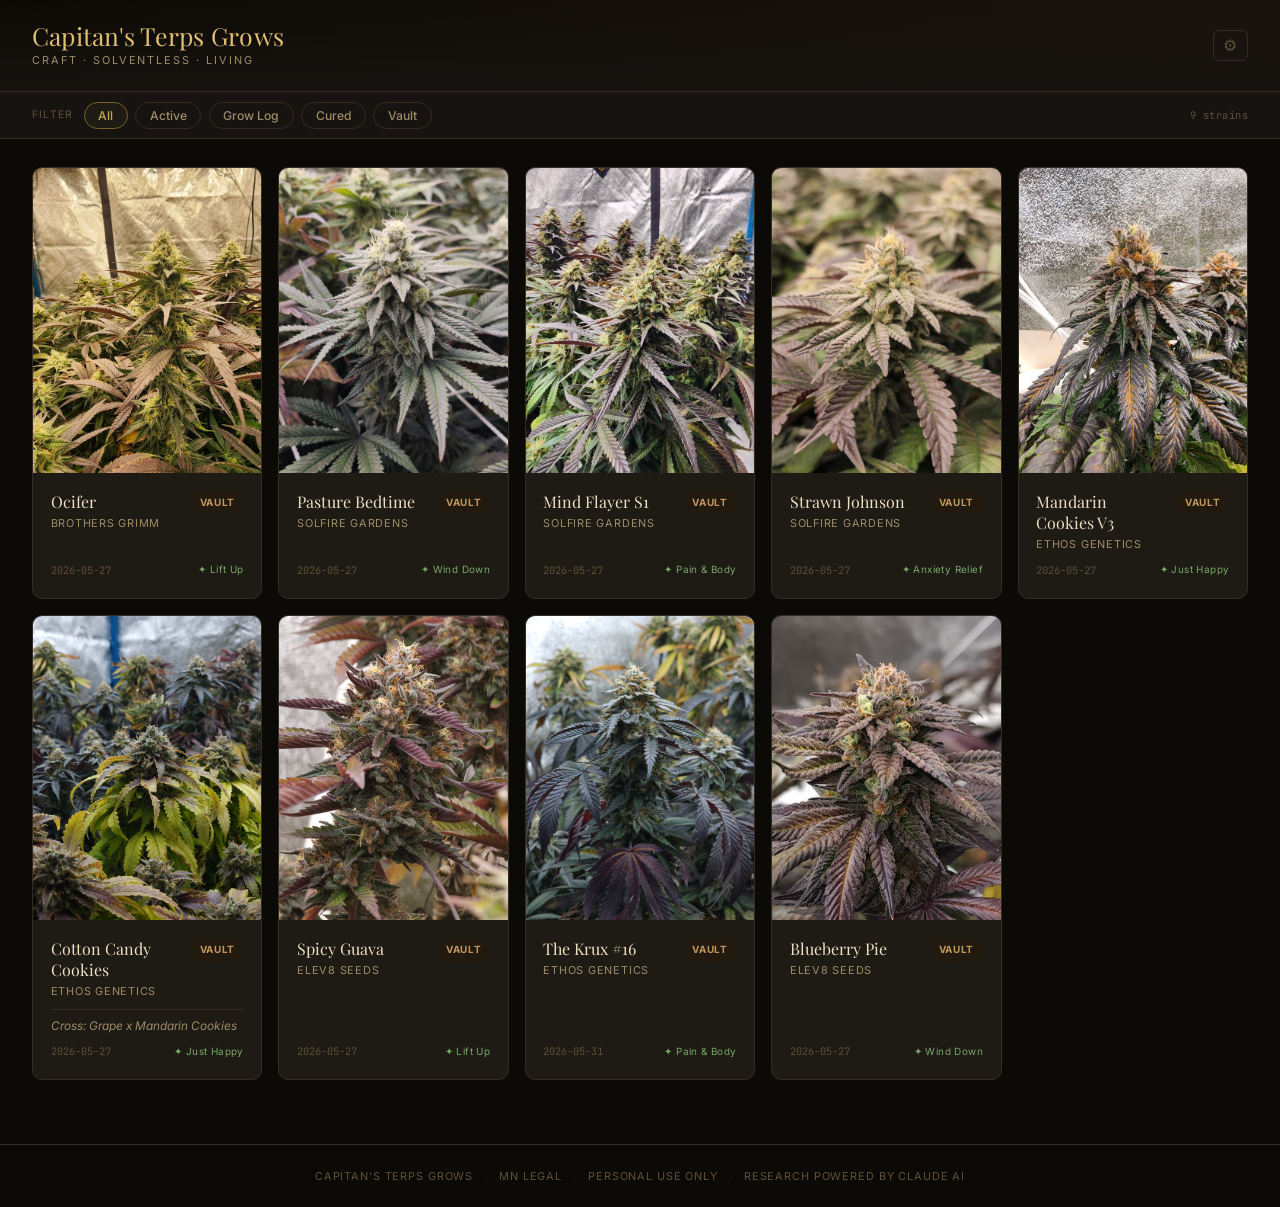
<file: index.html>
<!DOCTYPE html>
<html lang="en">
<head>
  <meta charset="UTF-8">
  <meta name="viewport" content="width=device-width, initial-scale=1.0">
  <title>Capitan's Terps Grows</title>
  <link rel="preconnect" href="https://fonts.googleapis.com">
  <link href="https://fonts.googleapis.com/css2?family=Playfair+Display:ital,wght@0,400;0,600;0,700;1,400&family=Inter:wght@300;400;500;600&family=JetBrains+Mono:wght@400;500&display=swap" rel="stylesheet">
  <style>
    *, *::before, *::after { box-sizing: border-box; margin: 0; padding: 0; }
    :root {
      --bg:#0c0a07; --surface:#161310; --card:#1e1a14; --card-hover:#27221a;
      --border:#332c22; --border-hi:#4a4030;
      --text:#ecdfc4; --muted:#9e8c68; --faint:#5e5038;
      --gold:#c8a44c; --gold-hi:#e0be70; --gold-dim:#7a6228;
      --green:#5c8050; --green-hi:#78a868;
      --cured-bg:#1a2c08;   --cured-fg:#a8cc48;
      --growlog-bg:#2c1e06; --growlog-fg:#e0a030;
      --active-bg:#082c18;  --active-fg:#38c868;
      --vault-bg:#221a0e;   --vault-fg:#c09660;
    }
    html { scroll-behavior: smooth; }
    body { background:var(--bg); color:var(--text); font-family:'Inter',sans-serif; font-size:15px; line-height:1.6; min-height:100vh; }

    header { background:linear-gradient(180deg,#09070400 0%,var(--surface) 100%),linear-gradient(135deg,#0c0905 0%,#1a1410 100%); border-bottom:1px solid var(--border); padding:1.4rem 2rem; display:flex; align-items:center; justify-content:space-between; position:sticky; top:0; z-index:100; }
    .brand { display:flex; flex-direction:column; gap:2px; }
    .brand-name { font-family:'Playfair Display',serif; font-size:1.55rem; color:var(--gold-hi); letter-spacing:.01em; line-height:1.1; }
    .brand-tagline { font-size:.68rem; color:var(--muted); letter-spacing:.18em; text-transform:uppercase; }
    .header-actions { display:flex; gap:.65rem; align-items:center; }

    .btn { padding:.45rem 1rem; border-radius:6px; border:none; cursor:pointer; font-family:'Inter',sans-serif; font-size:.82rem; font-weight:500; transition:all .15s ease; line-height:1.4; }
    .btn-outline { background:transparent; border:1px solid var(--border-hi); color:var(--muted); }
    .btn-outline:hover { border-color:var(--gold-dim); color:var(--gold); }
    .btn-danger { background:#2c1010; border:1px solid #5a2828; color:#d06060; }
    .btn-danger:hover { background:#3c1818; }
    .btn-icon { background:transparent; border:1px solid var(--border); color:var(--faint); border-radius:6px; padding:.4rem .6rem; cursor:pointer; font-size:1rem; line-height:1; transition:all .15s; }
    .btn-icon:hover { border-color:var(--gold-dim); color:var(--gold); }
    .btn-generate { padding:.7rem 1.6rem; background:linear-gradient(135deg,var(--gold-dim),var(--gold)); color:#0c0a07; border:none; border-radius:8px; font-size:.88rem; font-weight:600; cursor:pointer; font-family:'Inter',sans-serif; transition:all .2s ease; display:inline-flex; align-items:center; gap:.5rem; }
    .btn-generate:hover { transform:translateY(-1px); box-shadow:0 6px 20px rgba(200,164,76,.3); }
    .btn-generate:disabled { opacity:.55; cursor:not-allowed; transform:none; box-shadow:none; }

    .filter-bar { background:var(--surface); border-bottom:1px solid var(--border); padding:.6rem 2rem; display:flex; gap:.45rem; align-items:center; overflow-x:auto; }
    .filter-label { font-size:.65rem; text-transform:uppercase; letter-spacing:.12em; color:var(--faint); margin-right:.2rem; white-space:nowrap; flex-shrink:0; }
    .filter-btn { padding:.3rem .85rem; border-radius:20px; border:1px solid var(--border); background:transparent; color:var(--muted); cursor:pointer; font-size:.76rem; font-weight:500; font-family:'Inter',sans-serif; transition:all .15s ease; white-space:nowrap; flex-shrink:0; }
    .filter-btn:hover { border-color:var(--border-hi); color:var(--text); }
    .filter-btn.active { background:var(--card); border-color:var(--gold-dim); color:var(--gold); }
    .filter-btn[data-filter="Active"].active    { background:var(--active-bg);  border-color:var(--active-fg);  color:var(--active-fg); }
    .filter-btn[data-filter="Grow Log"].active  { background:var(--growlog-bg); border-color:var(--growlog-fg); color:var(--growlog-fg); }
    .filter-btn[data-filter="Cured"].active     { background:var(--cured-bg);   border-color:var(--cured-fg);   color:var(--cured-fg); }
    .filter-btn[data-filter="Vault"].active     { background:var(--vault-bg);   border-color:var(--vault-fg);   color:var(--vault-fg); }
    .strain-count-badge { margin-left:auto; flex-shrink:0; font-size:.65rem; color:var(--faint); font-family:'JetBrains Mono',monospace; letter-spacing:.04em; }

    main { padding:1.75rem 2rem 3rem; max-width:1400px; margin:0 auto; }
    .strain-grid { display:grid; grid-template-columns:repeat(auto-fill,minmax(210px,1fr)); gap:1rem; }

    .strain-card { background:var(--card); border:1px solid var(--border); border-radius:10px; cursor:pointer; transition:all .18s ease; display:flex; flex-direction:column; overflow:hidden; }
    .strain-card:hover { background:var(--card-hover); border-color:var(--border-hi); transform:translateY(-2px); box-shadow:0 8px 28px rgba(0,0,0,.5); }
    .card-img { width:100%; aspect-ratio:3/4; object-fit:cover; display:none; }
    .card-body { padding:1.2rem 1.1rem; display:flex; flex-direction:column; gap:.55rem; flex:1; }
    .card-top { display:flex; justify-content:space-between; align-items:flex-start; gap:.5rem; }
    .card-name { font-family:'Playfair Display',serif; font-size:1rem; color:var(--text); line-height:1.3; }
    .card-breeder { font-size:.68rem; color:var(--muted); text-transform:uppercase; letter-spacing:.07em; margin-top:2px; }
    .status-tag { display:inline-flex; align-items:center; padding:.18rem .55rem; border-radius:10px; font-size:.62rem; font-weight:700; letter-spacing:.07em; text-transform:uppercase; white-space:nowrap; flex-shrink:0; }
    .status-tag.Cured    { background:var(--cured-bg);   color:var(--cured-fg); }
    .status-tag.Grow-Log { background:var(--growlog-bg); color:var(--growlog-fg); }
    .status-tag.Active   { background:var(--active-bg);  color:var(--active-fg); }
    .status-tag.Vault    { background:var(--vault-bg);   color:var(--vault-fg); }
    .card-notes { font-size:.74rem; color:var(--muted); font-style:italic; line-height:1.4; display:-webkit-box; -webkit-line-clamp:2; -webkit-box-orient:vertical; overflow:hidden; border-top:1px solid var(--border); padding-top:.5rem; }
    .card-footer { display:flex; justify-content:space-between; align-items:center; margin-top:auto; }
    .card-date { font-size:.65rem; color:var(--faint); font-family:'JetBrains Mono',monospace; }
    .card-researched { font-size:.62rem; color:var(--green-hi); display:flex; align-items:center; gap:3px; letter-spacing:.04em; }

    .modal-hero-img { width:100%; max-height:260px; object-fit:cover; display:none; }

    .modal-overlay { position:fixed; inset:0; background:rgba(0,0,0,.78); backdrop-filter:blur(5px); z-index:200; display:flex; align-items:center; justify-content:center; padding:1rem; }
    .modal-overlay.hidden { display:none; }
    .modal-box { background:var(--surface); border:1px solid var(--border-hi); border-radius:14px; width:100%; max-width:780px; max-height:90vh; display:flex; flex-direction:column; overflow:hidden; box-shadow:0 32px 80px rgba(0,0,0,.65); }
    .modal-header { padding:1.4rem 1.6rem 1.1rem; border-bottom:1px solid var(--border); flex-shrink:0; display:flex; flex-direction:column; gap:.6rem; }
    .modal-header-row { display:flex; justify-content:space-between; align-items:flex-start; gap:1rem; }
    .modal-name { font-family:'Playfair Display',serif; font-size:1.5rem; color:var(--text); line-height:1.2; }
    .modal-breeder { font-size:.75rem; color:var(--muted); text-transform:uppercase; letter-spacing:.1em; margin-top:3px; }
    .modal-close { background:transparent; border:none; color:var(--faint); cursor:pointer; font-size:1.2rem; padding:.2rem; line-height:1; flex-shrink:0; transition:color .15s; }
    .modal-close:hover { color:var(--text); }
    .modal-controls { display:flex; align-items:center; gap:.75rem; flex-wrap:wrap; }
    .status-update-group { display:flex; align-items:center; gap:.45rem; }
    select { background:var(--card); color:var(--text); border:1px solid var(--border-hi); border-radius:6px; padding:.3rem .7rem; font-size:.78rem; font-family:'Inter',sans-serif; cursor:pointer; }
    select:focus { outline:1px solid var(--gold-dim); }

    .research-tabs { display:flex; border-bottom:1px solid var(--border); overflow-x:auto; flex-shrink:0; background:var(--surface); padding:0 1rem; scrollbar-width:none; }
    .research-tabs::-webkit-scrollbar { display:none; }
    .tab-btn { padding:.7rem .9rem; font-size:.76rem; font-weight:500; color:var(--muted); cursor:pointer; border:none; background:transparent; border-bottom:2px solid transparent; white-space:nowrap; transition:all .15s; font-family:'Inter',sans-serif; letter-spacing:.02em; flex-shrink:0; }
    .tab-btn:hover { color:var(--text); }
    .tab-btn.active { color:var(--gold); border-bottom-color:var(--gold); }

    .modal-body { overflow-y:auto; flex:1; min-height:0; }
    .research-panel { padding:1.5rem 1.6rem; display:none; }
    .research-panel.active { display:block; }
    .section-title { font-family:'Playfair Display',serif; font-size:1.05rem; color:var(--gold-hi); margin-bottom:.75rem; display:flex; align-items:center; gap:.45rem; }
    .research-text { color:var(--text); line-height:1.8; font-size:.88rem; }
    .research-meta { margin-top:1.2rem; padding-top:.75rem; border-top:1px solid var(--border); font-size:.66rem; color:var(--faint); font-family:'JetBrains Mono',monospace; }
    .research-block { margin-bottom:1.25rem; }
    .research-block:last-child { margin-bottom:0; }
    .research-block-label { font-size:.65rem; text-transform:uppercase; letter-spacing:.1em; color:var(--muted); margin-bottom:.3rem; font-weight:500; }

    .pill-list { display:flex; flex-wrap:wrap; gap:.35rem; }
    .pill { padding:.2rem .6rem; border-radius:10px; font-size:.72rem; font-weight:500; }
    .pill-green { background:var(--active-bg); color:var(--active-fg); }
    .pill-red   { background:#2c1010; color:#d06060; }

    .mood-grid { display:flex; flex-direction:column; gap:.7rem; }
    .mood-row { display:flex; align-items:center; gap:.75rem; }
    .mood-label { font-size:.75rem; color:var(--muted); width:110px; flex-shrink:0; white-space:nowrap; }
    .mood-bar-wrap { flex:1; background:var(--border); border-radius:4px; height:7px; overflow:hidden; }
    .mood-bar-fill { height:100%; border-radius:4px; background:linear-gradient(90deg,var(--gold-dim),var(--gold)); transition:width .4s ease; }
    .mood-score { font-size:.72rem; color:var(--faint); width:22px; text-align:right; font-family:'JetBrains Mono',monospace; flex-shrink:0; }

    .generate-panel { padding:3rem 1.6rem; text-align:center; display:flex; flex-direction:column; align-items:center; gap:1.1rem; }
    .generate-glyph { font-size:2.4rem; opacity:.45; }
    .generate-title { font-family:'Playfair Display',serif; font-size:1.15rem; color:var(--muted); }
    .generate-desc { font-size:.82rem; color:var(--faint); max-width:380px; line-height:1.6; }
    .loading-panel { padding:3.5rem 1.6rem; text-align:center; display:flex; flex-direction:column; align-items:center; gap:1.1rem; }
    .spinner { width:38px; height:38px; border:3px solid var(--border); border-top-color:var(--gold); border-radius:50%; animation:spin .85s linear infinite; }
    @keyframes spin { to { transform:rotate(360deg); } }
    .loading-text { color:var(--muted); font-size:.88rem; }
    .loading-sub  { color:var(--faint); font-size:.76rem; }

    .notes-textarea { width:100%; background:var(--card); border:1px solid var(--border); border-radius:8px; color:var(--text); font-size:.86rem; font-family:'Inter',sans-serif; padding:.75rem .9rem; resize:vertical; min-height:120px; line-height:1.65; }
    .notes-textarea:focus { outline:1px solid var(--gold-dim); border-color:var(--gold-dim); }
    .notes-textarea::placeholder { color:var(--faint); }
    .notes-actions { display:flex; justify-content:flex-end; gap:.5rem; margin-top:.7rem; }

    .settings-modal-box { max-width:460px; }
    .modal-form-body { padding:1.4rem 1.6rem; display:flex; flex-direction:column; gap:1rem; }
    .form-group { display:flex; flex-direction:column; gap:.3rem; }
    .form-label { font-size:.7rem; color:var(--muted); text-transform:uppercase; letter-spacing:.09em; font-weight:500; }
    .form-input { background:var(--card); border:1px solid var(--border); border-radius:6px; color:var(--text); font-size:.88rem; font-family:'Inter',sans-serif; padding:.55rem .85rem; }
    .form-input:focus { outline:1px solid var(--gold-dim); border-color:var(--gold-dim); }
    .form-input::placeholder { color:var(--faint); }
    .modal-form-footer { padding:.9rem 1.6rem; border-top:1px solid var(--border); display:flex; justify-content:space-between; align-items:center; gap:.6rem; }
    .key-hint { font-size:.74rem; color:var(--faint); line-height:1.5; }

    .empty-state { grid-column:1/-1; text-align:center; padding:4rem 2rem; }
    .empty-glyph { font-size:2.2rem; opacity:.35; margin-bottom:.75rem; }
    .empty-text  { font-size:.85rem; color:var(--faint); }
    footer { border-top:1px solid var(--border); padding:1.4rem 2rem; text-align:center; margin-top:1rem; }
    .footer-text { font-size:.68rem; color:var(--faint); letter-spacing:.08em; text-transform:uppercase; }
    .sep { display:inline-block; margin:0 .45rem; opacity:.4; }
    .toast { position:fixed; bottom:1.5rem; right:1.5rem; background:var(--card-hover); border:1px solid var(--border-hi); color:var(--text); padding:.65rem 1.1rem; border-radius:8px; font-size:.82rem; z-index:999; box-shadow:0 8px 24px rgba(0,0,0,.4); transition:opacity .3s ease; }
    .toast.hidden { opacity:0; pointer-events:none; }

    @media (max-width:640px) {
      header { padding:1rem; } .brand-name { font-size:1.25rem; }
      main { padding:1rem 1rem 2.5rem; } .filter-bar { padding:.6rem 1rem; }
      .strain-grid { grid-template-columns:repeat(auto-fill,minmax(160px,1fr)); gap:.75rem; }
      .modal-box { max-height:95vh; } .modal-name { font-size:1.25rem; }
      .mood-label { width:90px; font-size:.68rem; }
    }
  </style>
</head>
<body>

<header>
  <div class="brand">
    <div class="brand-name">Capitan's Terps Grows</div>
    <div class="brand-tagline">Craft &middot; Solventless &middot; Living</div>
  </div>
  <div class="header-actions">
    <button class="btn-icon" id="key-indicator" onclick="openSettings()" title="API Key Settings">&#9881;</button>
  </div>
</header>

<div class="filter-bar">
  <span class="filter-label">Filter</span>
  <button class="filter-btn active" data-filter="all"      onclick="setFilter('all',this)">All</button>
  <button class="filter-btn"        data-filter="Active"   onclick="setFilter('Active',this)">Active</button>
  <button class="filter-btn"        data-filter="Grow Log" onclick="setFilter('Grow Log',this)">Grow Log</button>
  <button class="filter-btn"        data-filter="Cured"    onclick="setFilter('Cured',this)">Cured</button>
  <button class="filter-btn"        data-filter="Vault"    onclick="setFilter('Vault',this)">Vault</button>
  <span class="strain-count-badge" id="strain-count"></span>
</div>

<main>
  <div class="strain-grid" id="strain-grid">
    <div class="empty-state"><div class="empty-glyph">&#127807;</div><div class="empty-text">Loading&hellip;</div></div>
  </div>
</main>

<!-- Detail modal -->
<div class="modal-overlay hidden" id="detail-modal">
  <div class="modal-box">
    <div class="modal-header">
      <div class="modal-header-row">
        <div><div class="modal-name" id="modal-name"></div><div class="modal-breeder" id="modal-breeder"></div></div>
        <button class="modal-close" onclick="closeDetailModal()">&#x2715;</button>
      </div>
      <div class="modal-controls">
        <span id="modal-status-tag" class="status-tag"></span>
        <div class="status-update-group">
          <select id="modal-status-select">
            <option value="Active">Active</option>
            <option value="Grow Log">Grow Log</option>
            <option value="Cured">Cured</option>
            <option value="Vault">Vault</option>
          </select>
          <button class="btn btn-outline" onclick="updateStatus()">Update</button>
        </div>
        <button class="btn btn-danger" onclick="confirmDelete()">Delete</button>
      </div>
    </div>
    <img id="modal-strain-img" class="modal-hero-img" alt="">
    <div class="research-tabs hidden" id="research-tabs">
      <button class="tab-btn active" data-tab="genetics" onclick="switchTab('genetics',this)">&#x1F9EC; Genetics</button>
      <button class="tab-btn" data-tab="terpenes"        onclick="switchTab('terpenes',this)">&#x1F33F; Terpenes</button>
      <button class="tab-btn" data-tab="effects"         onclick="switchTab('effects',this)">&#x2728; Effects</button>
      <button class="tab-btn" data-tab="moods"           onclick="switchTab('moods',this)">&#x1F4CA; Moods</button>
      <button class="tab-btn" data-tab="grow"            onclick="switchTab('grow',this)">&#x1FAB4; Grow Notes</button>
      <button class="tab-btn" data-tab="rosin"           onclick="switchTab('rosin',this)">&#x1F36F; Rosin</button>
      <button class="tab-btn" data-tab="notes"           onclick="switchTab('notes',this)">&#x1F4DD; My Notes</button>
    </div>
    <div class="modal-body" id="modal-body"></div>
  </div>
</div>

<!-- Settings modal -->
<div class="modal-overlay hidden" id="settings-modal">
  <div class="modal-box settings-modal-box">
    <div class="modal-header">
      <div class="modal-header-row">
        <div class="modal-name" style="font-size:1.3rem">&#9881; API Key</div>
        <button class="modal-close" onclick="closeSettings()">&#x2715;</button>
      </div>
    </div>
    <div class="modal-form-body">
      <div class="form-group">
        <label class="form-label">Anthropic API Key</label>
        <input class="form-input" type="password" id="api-key-input" placeholder="sk-ant-..." autocomplete="off">
        <div class="key-hint" style="margin-top:.4rem">Stored in your browser only &mdash; never committed to the repo. Get yours at console.anthropic.com.</div>
      </div>
    </div>
    <div class="modal-form-footer">
      <button class="btn btn-danger" onclick="clearApiKey()">Clear</button>
      <div style="display:flex;gap:.5rem">
        <button class="btn btn-outline" onclick="closeSettings()">Cancel</button>
        <button class="btn btn-outline" onclick="saveApiKey()" style="border-color:var(--gold-dim);color:var(--gold)">Save</button>
      </div>
    </div>
  </div>
</div>

<div class="toast hidden" id="toast"></div>

<footer>
  <div class="footer-text">
    Capitan's Terps Grows <span class="sep">&middot;</span> MN Legal <span class="sep">&middot;</span> Personal Use Only <span class="sep">&middot;</span> Research powered by Claude AI
  </div>
</footer>

<script>
'use strict';

const LS_STRAINS  = 'ctg_strains';
const LS_RESEARCH = 'ctg_research';
const LS_APIKEY   = 'ctg_apikey';

const DEFAULT_STRAINS = [
  { id:'ocifer',               name:'Ocifer',               breeder:'Brothers Grimm',  status:'Vault',    notes:'',                               added:'2026-05-27' },
  { id:'pasture-bedtime',      name:'Pasture Bedtime',      breeder:'Solfire Gardens', status:'Vault',    notes:'',                               added:'2026-05-27' },
  { id:'mind-flayer-s1',       name:'Mind Flayer S1',       breeder:'Solfire Gardens', status:'Vault',    notes:'',                               added:'2026-05-27' },
  { id:'strawn-johnson',       name:'Strawn Johnson',       breeder:'Solfire Gardens', status:'Vault',    notes:'',                               added:'2026-05-27' },
  { id:'mandarin-cookies-v3',  name:'Mandarin Cookies V3',  breeder:'Ethos Genetics',  status:'Vault',    notes:'',                               added:'2026-05-27' },
  { id:'cotton-candy-cookies', name:'Cotton Candy Cookies', breeder:'Ethos Genetics',  status:'Vault',    notes:'Cross: Grape x Mandarin Cookies', added:'2026-05-27' },
  { id:'spicy-guava',          name:'Spicy Guava',          breeder:'Elev8 Seeds',     status:'Vault',    notes:'',                               added:'2026-05-27' },
  { id:'the-krux-16',          name:'The Krux #16',         breeder:'Ethos Genetics',  status:'Vault',    notes:'',                               added:'2026-05-31' },
  { id:'blueberry-pie',        name:'Blueberry Pie',        breeder:'Elev8 Seeds',     status:'Vault',    notes:'',                               added:'2026-05-27' },
];

const MOODS = [
  { key:'wind_down',     label:'Wind Down'     },
  { key:'anxiety_relief',label:'Anxiety Relief'},
  { key:'lift_up',       label:'Lift Up'       },
  { key:'get_creative',  label:'Get Creative'  },
  { key:'get_social',    label:'Get Social'    },
  { key:'pain_body',     label:'Pain & Body'   },
  { key:'just_happy',    label:'Just Happy'    },
  { key:'aphrodisiac',   label:'Aphrodisiac'   },
];

let allStrains    = [];
let researchCache = {};
let currentFilter = 'all';
let currentId     = null;

function loadStrains()  { try { return JSON.parse(localStorage.getItem(LS_STRAINS))  || null; } catch { return null; } }
function saveStrains()  { localStorage.setItem(LS_STRAINS,  JSON.stringify(allStrains)); }
function loadResearch() { try { return JSON.parse(localStorage.getItem(LS_RESEARCH)) || {}; }  catch { return {}; } }
function saveResearch() { localStorage.setItem(LS_RESEARCH, JSON.stringify(researchCache)); }
function getApiKey()    { return localStorage.getItem(LS_APIKEY) || ''; }

const DEFAULT_RESEARCH = {
  "ocifer": {
    "lineage": "Ocifer is a Brothers Grimm Seeds (MrSoul) creation rooted in their iconic Cinderella 99 foundation, likely crossed with complementary sativa-leaning genetics to enhance vigor and terpene expression. Brothers Grimm, the legendary 1990s Amsterdam-era breeding house, is celebrated for producing clear-headed, cerebral cultivars with old-school energy and modern potency.",
    "misc": "THC typically runs 22–26%, producing tight, resinous calyxes with light sage-green coloration and amber pistils. Best suited for daytime and early evening use. Brothers Grimm releases command a devoted following among connoisseurs seeking sativa energy with contemporary potency.",
    "terpene_profile": "Terpinolene dominates with a fresh, floral-herbaceous character, complemented by myrcene providing an earthy base and pinene adding bright forest-pine notes. Together they produce a lively aromatic profile that intensifies through late flower and early cure.",
    "aroma": "Sharp pine and fresh citrus on the nose with a soft floral sweetness — reminiscent of a mountain meadow after rain.",
    "effects": "Onset is rapid and cerebral, arriving within minutes as a clear-headed, energizing rush of focus and creative thought. Leans decidedly sativa — uplifting and sociable with minimal body sedation. Duration runs 2–3 hours before tapering gently.",
    "therapeutic": "Depression, fatigue, ADHD, creative blocks, social anxiety",
    "negative": "Dry mouth, dry eyes, occasional paranoia at high doses",
    "grow_notes": "Ocifer stretches considerably in early flower — expect 75–100% height increase over the first 3 weeks of 12/12. Flowering time is 60–65 days with an open, airy structure that benefits from aggressive topping or ScrOG to maximize light penetration. Prefers 68–78°F with VPD around 1.0–1.2 kPa in late flower. Trichomes turn milky with sparse amber at peak harvest.",
    "rosin_extraction": "The terpinolene-dominant profile makes Ocifer a standout for fresh-frozen live rosin — terpene expression is exceptional when processed immediately after harvest. Expect IWHE yields of 12–18% on quality material. Press at 170–180°F for a clear, golden-amber product. Wash water at 34–36°F with two 15-minute agitation cycles produces the cleanest material.",
    "mood_ratings": {"wind_down":3,"anxiety_relief":5,"lift_up":9,"get_creative":8,"get_social":7,"pain_body":3,"just_happy":7,"aphrodisiac":4},
    "generated_at": "2026-05-28T00:00:00.000Z"
  },
  "pasture-bedtime": {
    "lineage": "Pasture Bedtime is a Solfire Gardens creation by Tad Hudson, built on a foundation of potent indica genetics — likely a cross of their in-house OG or Afghani fire cuts with exotic fruity strains. Solfire Gardens is celebrated for pursuing heavily resinous, terpene-forward cultivars engineered for powerful sedating effects and solventless extraction performance.",
    "misc": "THC typically lands in the 24–28% range with substantial trichome coverage and dense, calyx-heavy flower that presents deep green with purple hues under cooler temps. Best reserved for late evening use due to its profoundly sedating nature. Highly sought after among hash makers and extract artists for exceptional melt quality.",
    "terpene_profile": "Myrcene leads heavily, responsible for the deep body-lock effect, followed by caryophyllene (spicy, peppery) and linalool (floral, lavender). This trio works synergistically to produce profound physical relaxation and mild analgesic properties. Terpene expression peaks 2–3 weeks into cure.",
    "aroma": "Rich, dank earth with a sweet floral lavender undercurrent and a hint of ripe tropical fruit — deeply calming and complex on the nose.",
    "effects": "Effects arrive slowly — a gentle cerebral warmth within 10–15 minutes that quickly descends into heavy full-body relaxation. Profoundly sedating, often leading to sleep within 1–2 hours. Best suited for managing insomnia, chronic pain, or deep anxiety relief at end of day.",
    "therapeutic": "Insomnia, chronic pain, anxiety, muscle spasms, PTSD",
    "negative": "Heavy couch-lock, dry mouth, dry eyes, morning grogginess at high doses",
    "grow_notes": "Compact indica structure with moderate stretch (40–60%) in early flower. Flowering runs 63–70 days with tight internode spacing — LST and lollipopping are recommended to improve airflow and reduce humidity-related issues in the dense canopy. Thrives at 65–75°F with 45–55% RH in late flower. Purple coloration develops reliably when nighttime temps drop below 62°F in week 7+.",
    "rosin_extraction": "Pasture Bedtime is exceptional for solventless extraction — dense trichome coverage and high myrcene content make it one of Solfire's top rosin performers. IWHE yields run 18–25% on fresh-frozen material. Press at 160–170°F with low pressure for a creamy, light-amber live rosin. Use ice-cold wash water (33–35°F) and limit agitation to 3–5 minutes per cycle for 6-star-quality heads.",
    "mood_ratings": {"wind_down":10,"anxiety_relief":8,"lift_up":2,"get_creative":2,"get_social":2,"pain_body":9,"just_happy":5,"aphrodisiac":3},
    "generated_at": "2026-05-28T00:00:00.000Z"
  },
  "mind-flayer-s1": {
    "lineage": "Mind Flayer S1 is a self-pollinated (S1) feminized version of Solfire Gardens' original Mind Flayer — a heavily indica-dominant hybrid with roots in powerful OG Kush and exotic fruit genetics. S1 breeding preserves the elite phenotype's genetic expression while producing all-female seeds accessible to home cultivators without running males.",
    "misc": "Expect THC in the 26–30% range with extraordinary resin production. Buds are compact and extremely frosty with deep green and occasional purple coloration. Mind Flayer has become a Solfire flagship and is highly revered in the solventless extract community for its exceptional melt quality and robust terpene retention through cure.",
    "terpene_profile": "Caryophyllene dominates with a sharp, spicy backbone complemented by myrcene and limonene. This creates a complex profile that is simultaneously dank, peppery, and subtly citrusy — an aggressive and unmistakable expression. Terpene intensity maintains well for 3–6 months post-harvest with proper cure.",
    "aroma": "Fuel and black pepper on first encounter, followed by dark fruit and damp earth — pungent, complex, and unmistakably dank.",
    "effects": "Mind Flayer hits hard and fast — a crushing indica experience with immediate body heaviness and warm euphoric mental haze. Cerebral activity slows considerably while physical tension dissolves completely. Long-lasting, often 3–4 hours of sustained deep effect.",
    "therapeutic": "Severe pain, insomnia, PTSD, appetite stimulation, nausea",
    "negative": "Couch-lock, dry mouth, dry eyes, strong sedation — not recommended for first-time users",
    "grow_notes": "Moderate stretch with a bushy, wide-spreading structure. Flowering time is 65–70 days. Heavy lateral branching responds extremely well to topping and ScrOG — multiple tops create an even canopy with many large cola sites. Keep humidity below 50% in late flower to protect dense buds. VPD 1.3–1.7 kPa in weeks 6–8. Flush 10–14 days before harvest for optimal terpene expression.",
    "rosin_extraction": "One of the most revered strains in the solventless community. IWHE yields on fresh-frozen flower average 20–28%, with full-melt 6-star heads achievable under optimal conditions. Press at 160–165°F for a dark, terpy live rosin with exceptional flavor. The high caryophyllene produces a uniquely spicy rosin that stands apart from typical fruity profiles.",
    "mood_ratings": {"wind_down":9,"anxiety_relief":7,"lift_up":2,"get_creative":3,"get_social":2,"pain_body":10,"just_happy":5,"aphrodisiac":4},
    "generated_at": "2026-05-28T00:00:00.000Z"
  },
  "strawn-johnson": {
    "lineage": "Strawn Johnson is a Solfire Gardens hybrid combining fire genetics from Tad Hudson's carefully curated library — likely a cross involving potent OG or Kush heritage with complementary exotic genetics selected for terpene complexity and resin density. Solfire consistently prioritizes maximum resin production and layered aromatic profiles across their catalog.",
    "misc": "THC typically 24–28%, with dense, compact flowers coated in milky-white trichomes and a moderate calyx-to-leaf ratio. Best used as an evening strain due to its relaxing, stress-melting character. Solfire cultivars are highly regarded among Pacific Northwest extract artists for their consistent solventless performance.",
    "terpene_profile": "Myrcene and caryophyllene lead with an earthy, spicy backbone, supported by humulene (herbal, hoppy) and ocimene (sweet, floral). The profile shifts from deeply herbal and earthy in early flower to sweeter and more complex deep into cure — multilayered and evolving.",
    "aroma": "Damp forest floor with subtle sweetness — a rich herbal earthiness reminiscent of aged wood and fresh soil after rain with a faint spicy finish.",
    "effects": "A balanced hybrid experience starting with a gentle cerebral lift and creative openness, transitioning into full-body relaxation within 30–45 minutes. Sociable and clear-headed in moderate doses, more sedating at higher quantities. Versatile daytime-to-evening strain lasting 2–3 hours.",
    "therapeutic": "Stress, anxiety, mild pain, muscle tension, mood disorders",
    "negative": "Dry mouth, dry eyes, mild paranoia at high doses",
    "grow_notes": "Medium stretch with strong lateral branching. Flowering time is 63–68 days. Responds well to topping and light defoliation. Prefers consistent temperatures of 70–78°F with moderate humidity (50–55%) in early flower dropping to 40–50% in late flower. VPD 1.0–1.4 kPa. Harvest when 20–30% of trichomes show amber for optimal effect profile.",
    "rosin_extraction": "Reliable solventless performer with consistent IWHE yields of 14–20% on fresh-frozen material. The myrcene-rich profile translates well into a smooth, earthy live rosin with good melt quality. Press at 170–180°F for a golden-amber product. Best processed within 72 hours of harvest to preserve maximum terpene expression.",
    "mood_ratings": {"wind_down":7,"anxiety_relief":8,"lift_up":5,"get_creative":5,"get_social":6,"pain_body":6,"just_happy":7,"aphrodisiac":4},
    "generated_at": "2026-05-28T00:00:00.000Z"
  },
  "mandarin-cookies-v3": {
    "lineage": "Mandarin Cookies V3 is Ethos Genetics' third-generation phenotype selection of their landmark Mandarin Cookies line — a cross of Mandarin Sunset (Orange Skunk x OGKB) x Forum Cut Girl Scout Cookies. V3 represents refined selection pressure for increased terpene production, improved structure, and enhanced rosin yield compared to earlier releases.",
    "misc": "THC typically runs 26–30%, making this one of Ethos' most potent offerings. Buds are dense and medium-sized with exceptional trichome coverage extending into the sugar leaves. The citrus-cookie terpene profile is immediately recognizable at any stage. Widely regarded as one of the top solventless extraction cultivars available to home growers.",
    "terpene_profile": "Limonene leads prominently with a burst of bright mandarin-orange citrus, followed by caryophyllene (spicy, woody) and myrcene (earthy). Secondary linalool and bisabolol add a smooth floral backdrop that softens the profile on exhale. Expression peaks at week 8 and maintains through extended cure.",
    "aroma": "Mandarin orange zest with warm cookie dough and a whisper of spice — bright, sweet, and instantly recognizable.",
    "effects": "Effects begin with a rush of uplifting euphoria and mental clarity, giving way to a warm, comfortable body buzz that promotes relaxation without heavy sedation. Versatile for daytime creative work or evening unwinding. Effects last 2–3 hours with a smooth, gentle descent.",
    "therapeutic": "Depression, anxiety, chronic pain, fatigue, nausea",
    "negative": "Dry mouth, dry eyes, occasional headache at very high doses",
    "grow_notes": "Moderate stretch (60–80%) with a Christmas-tree structure that fills out beautifully under ScrOG. Flowering time is 63–68 days. Heavy feeder — responds to full nutrient programs with generous calcium and magnesium in mid-flower. Prefers 72–80°F with VPD 1.1–1.5 kPa in late flower. Harvest around day 63–65 for the best terpene-to-potency balance.",
    "rosin_extraction": "Mandarin Cookies V3 is a benchmark rosin cultivar — extremely high trichome density and exceptional terpene-to-resin ratio produce outstanding solventless yields. Fresh-frozen IWHE averages 22–30%. Press at 165–175°F with medium-low pressure for bright, golden translucent live rosin with outstanding citrus aroma. Wash water at 33–35°F with two 8-minute agitation cycles produces top-shelf 6-star material.",
    "mood_ratings": {"wind_down":5,"anxiety_relief":7,"lift_up":8,"get_creative":8,"get_social":7,"pain_body":5,"just_happy":9,"aphrodisiac":6},
    "generated_at": "2026-05-28T00:00:00.000Z"
  },
  "cotton-candy-cookies": {
    "lineage": "Cotton Candy Cookies is an Ethos Genetics creation crossing a Grape-lineage cultivar (Grape Ape or Grape Stomper descent) with their flagship Mandarin Cookies (Mandarin Sunset x Forum GSC). The pairing combines the sweet grape-candy terpenes of the Grape parent with the citrus-cookie complexity of Mandarin Cookies to produce a distinctly dessert-forward hybrid.",
    "misc": "THC runs 24–28% with excellent bag appeal — deep purple and green flowers under a thick blanket of crystal trichomes. The candy-grape aroma is exceptionally sweet and pungent. Popular among concentrate consumers for a dessert-like terpene profile that translates beautifully into live rosin with candy-like sweetness.",
    "terpene_profile": "Myrcene and limonene co-dominate in a rich fruity-sweet profile, with caryophyllene adding spice and structural depth. Secondary geraniol and linalool contribute a floral, rose-like sweetness that makes this strain exceptionally aromatic. The profile intensifies significantly with 3–6 weeks of proper cure.",
    "aroma": "Sweet grape candy and tangerine with a rich, doughy cookie finish — like a dessert counter in concentrated form.",
    "effects": "A pleasant hybrid experience starting with mood-lifting, giggly euphoria followed by gentle body relaxation. Social, cheerful, and moderately sedating — perfect for creative sessions, social gatherings, or unwinding after work. Duration 2–2.5 hours.",
    "therapeutic": "Depression, stress, mild anxiety, appetite stimulation",
    "negative": "Dry mouth, dry eyes, mild couch-lock at higher doses",
    "grow_notes": "Medium stretch with dense, heavily frosted flowers. Flowering time is 63–70 days. The Grape genetics contribute purple coloration when nighttime temperatures drop below 65°F in the final 2 weeks. Moderate feeder preferring slightly lower EC in late flower. VPD 1.0–1.4 kPa. ScrOG or multi-topping recommended to maximize the naturally bushy structure.",
    "rosin_extraction": "Cotton Candy Cookies produces an exceptionally aromatic live rosin driven by its geraniol and linalool content. IWHE yields range 18–24% on fresh-frozen material. The resulting rosin is often pale amber or lightly pink in color with a sweet candy-like aroma that makes it a crowd favorite at any table. Press at 165–175°F. Avoid over-agitation during wash to preserve delicate terpene compounds.",
    "mood_ratings": {"wind_down":6,"anxiety_relief":6,"lift_up":7,"get_creative":6,"get_social":8,"pain_body":4,"just_happy":9,"aphrodisiac":7},
    "generated_at": "2026-05-28T00:00:00.000Z"
  },
  "spicy-guava": {
    "lineage": "Spicy Guava by Elev8 Seeds combines tropical guava-forward genetics — likely from Cookies Fam's Guava Gelato lineage or a similar fruity exotic — with a spice-forward cultivar to create a uniquely contrasting terpene profile. Elev8 Seeds specializes in terpene-expressive, resin-heavy hybrids that stand out in a crowded market through distinct flavor identities.",
    "misc": "THC typically 22–26%, with medium-to-large dense flowers exhibiting excellent trichome coverage. The spicy-tropical terpene combination is distinctive and immediately identifiable. Best enjoyed mid-afternoon to evening. Elev8 strains are gaining recognition in the Pacific Northwest solventless community for consistent resin quality and unique aromatic expression.",
    "terpene_profile": "Ocimene (sweet, tropical) and beta-caryophyllene (spicy, peppery) co-dominate in a striking aromatic contrast that gives this cultivar its name. Myrcene supports with grounding earthiness while nerolidol adds woody tropical depth. The spice-meets-tropical profile is unusual and highly sought after by terpene enthusiasts.",
    "aroma": "Fresh guava and passion fruit with a sharp, peppery spice finish — tropical and exotic with an unexpected kick.",
    "effects": "Uplifting and euphoric initially, with a tropical wave of cerebral brightness that transitions into relaxed sociability. Body effects are moderate — comfortable and tension-relieving without heavy sedation. Excellent daytime-to-evening hybrid lasting 2–3 hours.",
    "therapeutic": "Stress, mild depression, fatigue, social anxiety, appetite",
    "negative": "Dry mouth, dry eyes, slight restlessness at high doses",
    "grow_notes": "Moderate stretch with an open structure that benefits from topping and LST. Flowering time is 60–65 days. The tropical genetics express best terpene profiles in slightly warmer environments — 74–80°F in late flower. VPD 1.0–1.3 kPa. Medium feeder with good phosphorus and potassium support in weeks 5–7. Trichomes develop a golden hue at full maturity.",
    "rosin_extraction": "The ocimene-forward profile makes Spicy Guava particularly interesting for live rosin — fresh-frozen material retains the tropical terpene signature exceptionally well. IWHE yields average 14–20%. Press at 175–185°F for a golden translucent rosin with an intensely tropical aroma. The spicy caryophyllene adds a distinctive character to the finished product that sets it apart from conventional fruity rosins.",
    "mood_ratings": {"wind_down":5,"anxiety_relief":6,"lift_up":8,"get_creative":7,"get_social":8,"pain_body":4,"just_happy":8,"aphrodisiac":6},
    "generated_at": "2026-05-28T00:00:00.000Z"
  },
  "blueberry-pie": {
    "lineage": "Blueberry Pie by Elev8 Seeds crosses classic DJ Short Blueberry genetics (or a Blueberry descendant) with a Cookies-family pie cultivar — likely Animal Cookies or Cherry Pie. The pairing combines the iconic berry terpenes of the Blueberry lineage with the rich baked-dough complexity of the Cookies family for an authentically dessert-forward hybrid.",
    "misc": "THC runs 22–26%, producing medium-to-large flowers with excellent density and beautiful blue-purple coloration under cool temps. The blueberry aroma is authentic and powerful even at distance. A comfort strain ideal for evening relaxation. Blueberry Pie has built a loyal following among berry-terpene enthusiasts who prize the authentic DJ Short lineage expression.",
    "terpene_profile": "Myrcene dominates with a rich earthy-fruity base, followed by ocimene (sweet, berry) and linalool (floral, lavender). Secondary caryophyllene adds gentle spice that balances the sweetness. The profile is deeply aromatic and richly layered, developing significant complexity through 4–6 weeks of cure.",
    "aroma": "Fresh blueberries and warm pie crust with a soft lavender sweetness — comforting, warm, and intensely fruity.",
    "effects": "A deeply relaxing, comfort-inducing experience beginning with a gentle mood lift and wave of happiness, settling into full-body ease and warmth. Moderately sedating — excellent for evening use, creative reflection, or quiet social settings. Duration 2–3 hours.",
    "therapeutic": "Stress, anxiety, insomnia, depression, chronic pain",
    "negative": "Dry mouth, dry eyes, couch-lock tendency at higher doses",
    "grow_notes": "Compact indica-dominant structure with minimal stretch. Flowering time is 60–65 days. Purple and blue coloration develops readily when temps drop below 65°F in the final 2 weeks — exceptional bag appeal. Low-to-moderate feeder; avoid excess nitrogen in flower to preserve terpene quality. VPD 1.0–1.3 kPa. Harvest at mostly cloudy trichomes with 10–20% amber for peak relaxation effect.",
    "rosin_extraction": "Blueberry Pie is a reliable solventless cultivar with IWHE yields averaging 15–22% on fresh-frozen material. The myrcene-linalool-forward profile produces a smooth, sweet live rosin with a distinctive blueberry character that holds beautifully through pressing. Press at 165–175°F for a light-to-medium amber product. The linalool content gives the rosin a uniquely floral, smooth finish on the palate.",
    "mood_ratings": {"wind_down":8,"anxiety_relief":7,"lift_up":4,"get_creative":4,"get_social":5,"pain_body":7,"just_happy":8,"aphrodisiac":5},
    "generated_at": "2026-05-28T00:00:00.000Z"
  },
  "the-krux-16": {
    "lineage": "The Krux #16 is an Ethos Genetics creation — a cross of The Krux × Grandpa's Cookies. The Krux is an Ethos in-house line known for heavy resin production and complex terpene expression, while Grandpa's Cookies (a Cookies-family descendant) contributes sweet, doughy cookie genetics with deep indica relaxation. The #16 phenotype was hand-selected out of the Krux run for its superior aromatic profile and solventless performance. Ethos Genetics, led by Matthew Riot, is renowned for producing pheno-hunt-ready feminized lines with exceptional resin density and consistent yields.",
    "misc": "THC typically runs 24–28% with dense, heavily frosted flowers and outstanding bag appeal. The Krux #16 phenotype was selected for its superior terpene expression and resin production compared to other phenos in the Krux run. Highly regarded among Ethos enthusiasts and rosin extractors for its unique aromatic profile and consistent solventless yields.",
    "terpene_profile": "Caryophyllene and myrcene co-lead with a rich, spicy-earthy backbone. Limonene adds citrus brightness while linalool contributes a smooth floral undertone. The result is a complex, layered profile that deepens significantly with 4–6 weeks of cure — savory, spicy, and subtly sweet.",
    "aroma": "Earthy spice with dark fruit and subtle citrus — pungent, complex, and deeply aromatic with a lingering sweetness on the exhale.",
    "effects": "A potent, well-rounded hybrid experience beginning with a euphoric cerebral uplift that transitions into deep, comfortable body relaxation. Clear-headed and functional in moderate doses, more sedating at higher quantities. Lasting 2.5–3.5 hours with a smooth, even descent.",
    "therapeutic": "Chronic pain, stress, anxiety, depression, appetite stimulation",
    "negative": "Dry mouth, dry eyes, mild couch-lock at higher doses",
    "grow_notes": "Moderate stretch (50–70%) with robust branching and excellent resin production from mid-flower. Flowering time is 63–70 days. Responds well to topping and ScrOG. The #16 pheno favors consistent temperatures of 70–78°F with VPD 1.1–1.5 kPa in late flower. Heavy trichome production extends into sugar leaves — trim conservatively to preserve resin-coated material for extraction.",
    "rosin_extraction": "The Krux #16 is a standout solventless cultivar. Fresh-frozen IWHE yields average 18–25% with high terpene retention. Press at 165–175°F for a golden-to-amber live rosin with an intensely aromatic spicy-earthy character. Wash at 33–35°F with two 10-minute agitation cycles for the cleanest heads. Ethos genetics consistently produce rosin with excellent melt quality and long-lasting terpene expression.",
    "mood_ratings": {"wind_down":7,"anxiety_relief":7,"lift_up":6,"get_creative":6,"get_social":6,"pain_body":8,"just_happy":8,"aphrodisiac":5},
    "generated_at": "2026-05-31T00:00:00.000Z"
  }
};

function init() {
  const saved = loadStrains();
  allStrains    = saved || JSON.parse(JSON.stringify(DEFAULT_STRAINS));
  if (saved) {
    const savedIds = new Set(saved.map(s => s.id));
    DEFAULT_STRAINS.forEach(s => { if (!savedIds.has(s.id)) allStrains.push(s); });
    saveStrains();
  }
  researchCache = loadResearch();
  if (Object.keys(researchCache).length === 0) {
    researchCache = JSON.parse(JSON.stringify(DEFAULT_RESEARCH));
    saveResearch();
  } else {
    Object.keys(DEFAULT_RESEARCH).forEach(id => { if (!researchCache[id]) researchCache[id] = DEFAULT_RESEARCH[id]; });
    saveResearch();
  }
  updateKeyIndicator();
  renderGrid();
}

function loadStrainImg(el, id) {
  el.style.display = 'none';
  el.onload  = () => { el.style.display = 'block'; };
  el.onerror = () => {
    if (!el.dataset.triedPng) {
      el.dataset.triedPng = '1';
      el.src = `images/strains/${id}.png?v=3`;
    } else {
      el.style.display = 'none';
    }
  };
  el.src = `images/strains/${id}.jpg?v=3`;
}

function renderGrid() {
  const grid = document.getElementById('strain-grid');
  const ce   = document.getElementById('strain-count');
  const strains = currentFilter === 'all' ? allStrains : allStrains.filter(s => s.status === currentFilter);
  ce.textContent = `${strains.length} strain${strains.length !== 1 ? 's' : ''}`;
  if (!strains.length) {
    grid.innerHTML = `<div class="empty-state"><div class="empty-glyph">&#127807;</div><div class="empty-text">No ${currentFilter !== 'all' ? currentFilter + ' ' : ''}strains yet.</div></div>`;
    return;
  }
  grid.innerHTML = strains.map(s => {
    const sc  = s.status.replace(' ', '-');
    const res = researchCache[s.id];
    const topMood = res?.mood_ratings ? getTopMood(res.mood_ratings) : null;
    return `<div class="strain-card" onclick="openDetail('${s.id}')">
      <img class="card-img" data-id="${s.id}" alt="${esc(s.name)}">
      <div class="card-body">
        <div class="card-top">
          <div><div class="card-name">${esc(s.name)}</div><div class="card-breeder">${esc(s.breeder)}</div></div>
          <span class="status-tag ${sc}">${esc(s.status)}</span>
        </div>
        ${s.notes ? `<div class="card-notes">${esc(s.notes)}</div>` : ''}
        <div class="card-footer">
          <span class="card-date">${s.added}</span>
          ${topMood ? `<span class="card-researched">&#x2726; ${esc(topMood)}</span>` : ''}
        </div>
      </div>
    </div>`;
  }).join('');
  grid.querySelectorAll('.card-img[data-id]').forEach(img => loadStrainImg(img, img.dataset.id));
}

function getTopMood(ratings) {
  const top = Object.entries(ratings).sort((a,b) => b[1]-a[1])[0];
  if (!top) return null;
  const mood = MOODS.find(m => m.key === top[0]);
  return mood ? mood.label : null;
}

function setFilter(f, btn) {
  currentFilter = f;
  document.querySelectorAll('.filter-btn').forEach(b => b.classList.remove('active'));
  btn.classList.add('active');
  renderGrid();
}

function openDetail(id) {
  currentId = id;
  const strain = allStrains.find(s => s.id === id);
  if (!strain) return;
  document.getElementById('modal-name').textContent    = strain.name;
  document.getElementById('modal-breeder').textContent = strain.breeder;
  const tag = document.getElementById('modal-status-tag');
  tag.textContent = strain.status;
  tag.className   = `status-tag ${strain.status.replace(' ', '-')}`;
  document.getElementById('modal-status-select').value = strain.status;
  const heroImg = document.getElementById('modal-strain-img');
  heroImg.alt = strain.name;
  delete heroImg.dataset.triedPng;
  loadStrainImg(heroImg, id);
  showOverlay('detail-modal');
  if (researchCache[id]) { renderResearch(researchCache[id], strain); return; }
  showGeneratePanel(strain);
}

function closeDetailModal() {
  hideOverlay('detail-modal');
  document.getElementById('research-tabs').classList.add('hidden');
  const heroImg = document.getElementById('modal-strain-img');
  heroImg.style.display = 'none';
  heroImg.src = '';
  currentId = null;
}

function setModalBody(html) {
  document.getElementById('research-tabs').classList.add('hidden');
  document.getElementById('modal-body').innerHTML = html;
}

function showGeneratePanel(strain) {
  setModalBody(`
    <div class="generate-panel">
      <div class="generate-glyph">&#x1F52C;</div>
      <div class="generate-title">No research yet</div>
      <div class="generate-desc">Generate a full profile for <strong style="color:var(--text)">${esc(strain.name)}</strong> &mdash; genetics, terpenes, effects, mood ratings, grow notes, and rosin extraction.</div>
      <button class="btn-generate" onclick="generateResearch()">&#x2726;&nbsp;Generate Research</button>
    </div>
    <div style="padding:0 1.6rem 1.5rem;border-top:1px solid var(--border);padding-top:1.25rem">
      <div class="form-group" style="gap:.45rem">
        <label class="form-label">My Notes</label>
        <textarea class="notes-textarea" id="notes-standalone" placeholder="Personal notes, grow observations&hellip;">${esc(strain.notes || '')}</textarea>
        <div class="notes-actions"><button class="btn btn-outline" onclick="saveNotes()">Save Notes</button></div>
      </div>
    </div>`);
}

function renderResearch(r, strain) {
  const tabs    = document.getElementById('research-tabs');
  const body    = document.getElementById('modal-body');
  const genDate = r.generated_at ? new Date(r.generated_at).toLocaleDateString('en-US',{year:'numeric',month:'short',day:'numeric'}) : '&mdash;';
  const mr = r.mood_ratings || {};
  const moodBars = MOODS.map(m => {
    const score = mr[m.key] || 0;
    const pct   = (score / 10) * 100;
    return `<div class="mood-row">
      <span class="mood-label">${esc(m.label)}</span>
      <div class="mood-bar-wrap"><div class="mood-bar-fill" style="width:${pct}%"></div></div>
      <span class="mood-score">${score}</span>
    </div>`;
  }).join('');
  const therapeuticPills = (r.therapeutic || '').split(',').map(t => t.trim()).filter(Boolean)
    .map(t => `<span class="pill pill-green">${esc(t)}</span>`).join('');
  const negativePills = (r.negative || '').split(',').map(t => t.trim()).filter(Boolean)
    .map(t => `<span class="pill pill-red">${esc(t)}</span>`).join('');
  body.innerHTML = `
    <div class="research-panel active" id="panel-genetics">
      <div class="research-block"><div class="section-title">&#x1F9EC;&nbsp;Genetics &amp; Lineage</div><div class="research-text">${esc(r.lineage || '&mdash;')}</div></div>
      <div class="research-block" style="margin-top:1.1rem"><div class="research-block-label">Breeder Notes</div><div class="research-text">${esc(r.misc || '&mdash;')}</div></div>
    </div>
    <div class="research-panel" id="panel-terpenes">
      <div class="research-block"><div class="section-title">&#x1F33F;&nbsp;Terpene Profile</div><div class="research-text">${esc(r.terpene_profile || '&mdash;')}</div></div>
      <div class="research-block" style="margin-top:1.1rem"><div class="research-block-label">Aroma</div><div class="research-text">${esc(r.aroma || '&mdash;')}</div></div>
    </div>
    <div class="research-panel" id="panel-effects">
      <div class="research-block"><div class="section-title">&#x2728;&nbsp;Effects</div><div class="research-text" style="margin-bottom:.9rem">${esc(r.effects || '&mdash;')}</div></div>
      <div class="research-block"><div class="research-block-label">Therapeutic</div><div class="pill-list">${therapeuticPills || '<span style="color:var(--faint);font-size:.8rem">&mdash;</span>'}</div></div>
      <div class="research-block" style="margin-top:.85rem"><div class="research-block-label">Side Effects &amp; Cautions</div><div class="pill-list">${negativePills || '<span style="color:var(--faint);font-size:.8rem">&mdash;</span>'}</div></div>
    </div>
    <div class="research-panel" id="panel-moods">
      <div class="section-title">&#x1F4CA;&nbsp;Mood Ratings</div>
      <div class="mood-grid">${moodBars}</div>
      <div class="research-meta">Generated ${genDate} &middot; Claude AI</div>
    </div>
    <div class="research-panel" id="panel-grow"><div class="section-title">&#x1FAB4;&nbsp;Grow Notes</div><div class="research-text">${esc(r.grow_notes || '&mdash;')}</div></div>
    <div class="research-panel" id="panel-rosin"><div class="section-title">&#x1F36F;&nbsp;Rosin &amp; Extraction</div><div class="research-text">${esc(r.rosin_extraction || '&mdash;')}</div></div>
    <div class="research-panel" id="panel-notes">
      <div class="section-title">&#x1F4DD;&nbsp;My Notes</div>
      <textarea class="notes-textarea" id="notes-main" placeholder="Personal grow notes, observations&hellip;">${esc(strain.notes || '')}</textarea>
      <div class="notes-actions"><button class="btn btn-outline" onclick="saveNotes()">Save Notes</button></div>
    </div>`;
  tabs.classList.remove('hidden');
  tabs.querySelectorAll('.tab-btn').forEach(t => t.classList.remove('active'));
  tabs.querySelector('[data-tab="genetics"]').classList.add('active');
}

function switchTab(tabId, btn) {
  document.querySelectorAll('.research-panel').forEach(p => p.classList.remove('active'));
  document.querySelectorAll('.tab-btn').forEach(t => t.classList.remove('active'));
  const panel = document.getElementById(`panel-${tabId}`);
  if (panel) panel.classList.add('active');
  btn.classList.add('active');
}

async function generateResearch() {
  if (!currentId) return;
  const apiKey = getApiKey();
  if (!apiKey) { toast('Add your Anthropic API key first &#9881;'); openSettings(); return; }
  const strain = allStrains.find(s => s.id === currentId);
  setModalBody(`<div class="loading-panel"><div class="spinner"></div>
    <div class="loading-text">Claude is researching ${esc(strain?.name || 'this strain')}&hellip;</div>
    <div class="loading-sub">Genetics &middot; Terpenes &middot; Moods &middot; Grow &middot; Rosin</div></div>`);
  const prompt = `You are a cannabis genetics expert and master craft cultivator specializing in solventless extraction. Generate a detailed research profile for "${strain.name}" by ${strain.breeder}.

Return ONLY valid JSON:
{
  "lineage": "Full genetic lineage with breeder background. 1-2 sentences.",
  "misc": "Breeder info, THC range, bud appearance, best use timing. 2-3 sentences.",
  "terpene_profile": "Dominant and secondary terpenes, aromas, synergistic interactions. 2-3 sentences.",
  "aroma": "Vivid and specific aroma description. 1-2 sentences.",
  "effects": "Onset, intensity, cerebral vs body, duration, mood profile. 2-3 sentences.",
  "therapeutic": "Medical uses, comma-separated",
  "negative": "Side effects and cautions, comma-separated",
  "grow_notes": "Structure, stretch, flowering time, yield, training, VPD/temp/humidity, harvest indicators. 3-4 sentences.",
  "rosin_extraction": "IWHE and rosin suitability, yield %, press temps in F, wash water temps, final product description. 3-4 sentences.",
  "mood_ratings": { "wind_down":0, "anxiety_relief":0, "lift_up":0, "get_creative":0, "get_social":0, "pain_body":0, "just_happy":0, "aphrodisiac":0 }
}
Score mood_ratings 1-10. Most scores 3-6. Max 3 moods can score 8+. Output only JSON.`;
  try {
    const resp = await fetch('https://api.anthropic.com/v1/messages', {
      method: 'POST',
      headers: { 'x-api-key':apiKey, 'anthropic-version':'2023-06-01', 'anthropic-dangerous-direct-browser-access':'true', 'content-type':'application/json' },
      body: JSON.stringify({ model:'claude-sonnet-4-6', max_tokens:2048, messages:[{ role:'user', content:prompt }] }),
    });
    if (!resp.ok) { const err = await resp.json().catch(()=>({})); throw new Error(err.error?.message || `HTTP ${resp.status}`); }
    const data = await resp.json();
    let content = data.content[0].text.trim();
    if (content.startsWith('```')) { const lines = content.split('\n'); content = lines.slice(1,-1).join('\n').trim(); }
    const result = JSON.parse(content);
    result.generated_at = new Date().toISOString();
    researchCache[currentId] = result;
    saveResearch();
    renderResearch(result, strain);
    renderGrid();
    toast('Research generated &#x2726;');
  } catch (e) {
    setModalBody(`<div class="generate-panel"><div class="generate-glyph">&#9888;</div><div class="generate-title">Research failed</div><div class="generate-desc">${esc(e.message)}</div><button class="btn-generate" onclick="generateResearch()">Try Again</button></div>`);
  }
}

function updateStatus() {
  if (!currentId) return;
  const newStatus = document.getElementById('modal-status-select').value;
  const idx = allStrains.findIndex(s => s.id === currentId);
  if (idx === -1) return;
  allStrains[idx].status = newStatus;
  saveStrains();
  const tag = document.getElementById('modal-status-tag');
  tag.textContent = newStatus;
  tag.className   = `status-tag ${newStatus.replace(' ', '-')}`;
  renderGrid();
  toast('Status updated');
}

function saveNotes() {
  if (!currentId) return;
  const el = document.getElementById('notes-main') || document.getElementById('notes-standalone');
  if (!el) return;
  const idx = allStrains.findIndex(s => s.id === currentId);
  if (idx === -1) return;
  allStrains[idx].notes = el.value;
  saveStrains();
  renderGrid();
  toast('Notes saved');
}

function confirmDelete() {
  if (!currentId) return;
  const strain = allStrains.find(s => s.id === currentId);
  if (!confirm(`Delete "${strain?.name}"? This cannot be undone.`)) return;
  allStrains = allStrains.filter(s => s.id !== currentId);
  delete researchCache[currentId];
  saveStrains();
  saveResearch();
  closeDetailModal();
  renderGrid();
  toast('Strain removed');
}

function openSettings()  { document.getElementById('api-key-input').value = getApiKey(); showOverlay('settings-modal'); }
function closeSettings() { hideOverlay('settings-modal'); }

function saveApiKey() {
  const key = document.getElementById('api-key-input').value.trim();
  if (key) localStorage.setItem(LS_APIKEY, key); else localStorage.removeItem(LS_APIKEY);
  updateKeyIndicator();
  toast(key ? 'API key saved' : 'API key cleared');
  closeSettings();
}

function clearApiKey() {
  localStorage.removeItem(LS_APIKEY);
  document.getElementById('api-key-input').value = '';
  updateKeyIndicator();
  toast('API key cleared');
  closeSettings();
}

function updateKeyIndicator() {
  const btn = document.getElementById('key-indicator');
  const set = !!getApiKey();
  btn.style.color       = set ? 'var(--green-hi)' : 'var(--faint)';
  btn.style.borderColor = set ? 'var(--green)'    : 'var(--border)';
  btn.title = set ? 'API key set' : 'API key not set — click to add';
}

function showOverlay(id) { document.getElementById(id).classList.remove('hidden'); document.body.style.overflow = 'hidden'; }
function hideOverlay(id) {
  document.getElementById(id).classList.add('hidden');
  const anyOpen = ['detail-modal','settings-modal'].some(mid => !document.getElementById(mid).classList.contains('hidden'));
  if (!anyOpen) document.body.style.overflow = '';
}

document.getElementById('detail-modal').addEventListener('click',  e => { if (e.target===e.currentTarget) closeDetailModal(); });
document.getElementById('settings-modal').addEventListener('click', e => { if (e.target===e.currentTarget) closeSettings(); });
document.addEventListener('keydown', e => {
  if (e.key !== 'Escape') return;
  if (!document.getElementById('detail-modal').classList.contains('hidden'))  closeDetailModal();
  else if (!document.getElementById('settings-modal').classList.contains('hidden')) closeSettings();
});

let toastTimer = null;
function toast(msg) {
  const el = document.getElementById('toast');
  el.innerHTML = msg;
  el.classList.remove('hidden');
  clearTimeout(toastTimer);
  toastTimer = setTimeout(() => el.classList.add('hidden'), 2800);
}

function esc(s) {
  return String(s ?? '').replace(/&/g,'&amp;').replace(/</g,'&lt;').replace(/>/g,'&gt;').replace(/"/g,'&quot;');
}

init();
</script>
</body>
</html>
</file>
